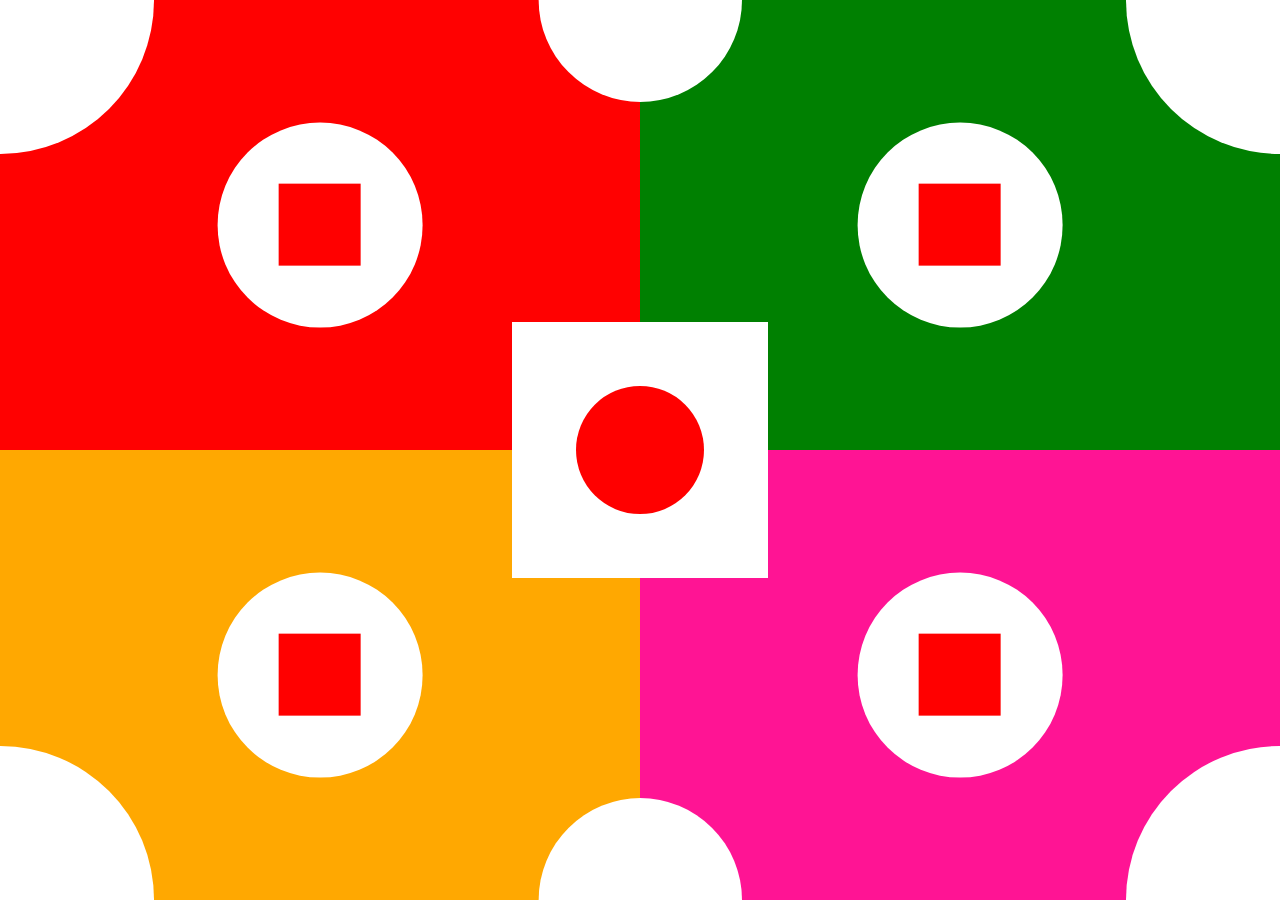
<file: pages/case-01.html>
<!DOCTYPE html>
<html lang="en">
  <head>
    <meta charset="UTF-8" />
    <meta name="viewport" content="width=device-width, initial-scale=1.0" />
    <title>Case-01</title>
    <link rel="stylesheet" href="/css/case-01.css">
  
  </head>
  <body>
    <div class="container" id="container-01">
      <div class="container" id="mid-circle">
        <div class="container" id="mid-box"></div>
      </div>
    </div>

    <div class="container" id="container-02">
      <div class="container" id="mid-circle">
        <div class="container" id="mid-box"></div>
      </div>
    </div>

    <div class="container" id="container-03">
      <div class="container" id="mid-circle">
        <div class="container" id="mid-box"></div>
      </div>
    </div>

    <div class="container" id="container-04">
      <div class="container" id="mid-circle">
        <div class="container" id="mid-box"></div>
      </div>
    </div>

    <div class="container" id="middle-box">
      <div class="container" id="middle-circle"></div>
    </div>

      <div class="circle" id="top-left"></div>
      <div class="circle" id="top-right"></div>
      <div class="circle" id="bottom-left"></div>
      <div class="circle" id="bottom-right"></div>
      <div class="circle" id="top-left-mid"></div>
      <div class="circle" id="top-right-mid"></div>

      <div class="circle" id="bottom-left-mid"></div>
      <div class="circle" id="bottom-right-mid"></div> 
  </body>
</html>
</file>
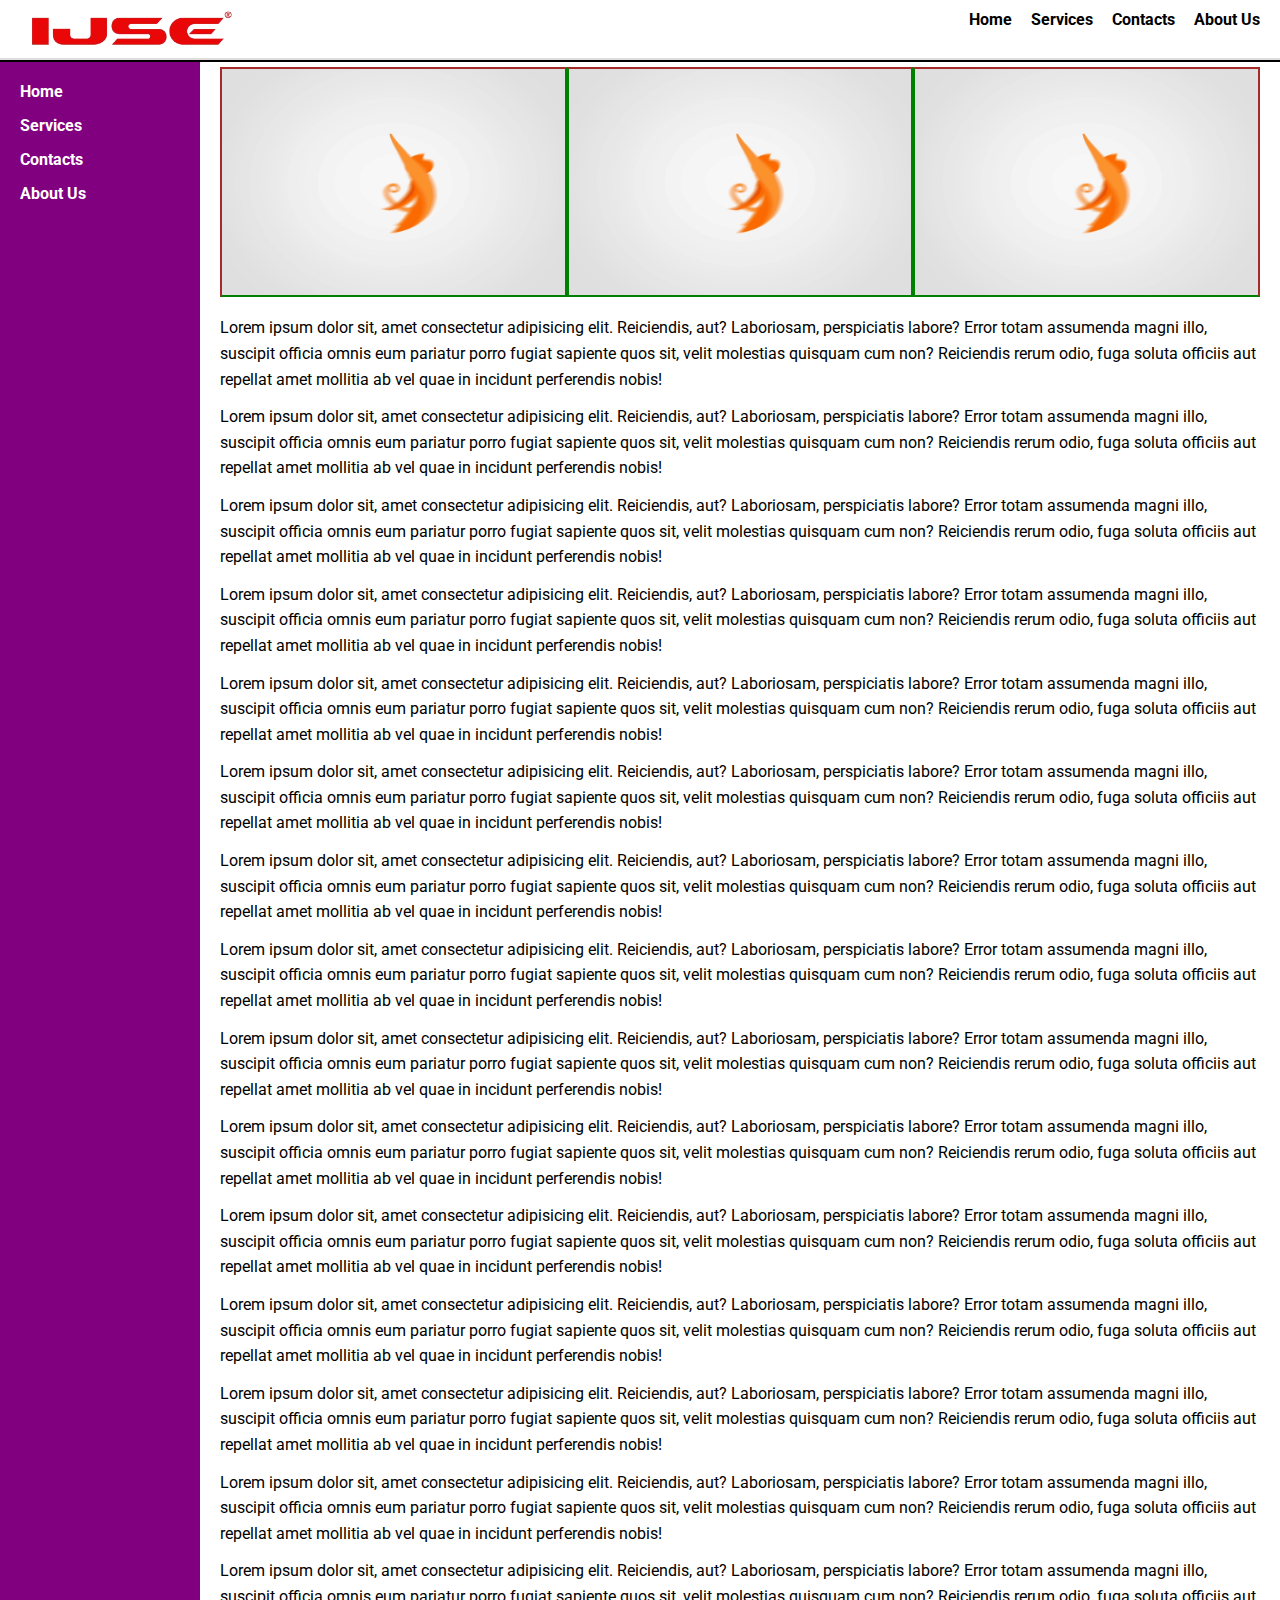
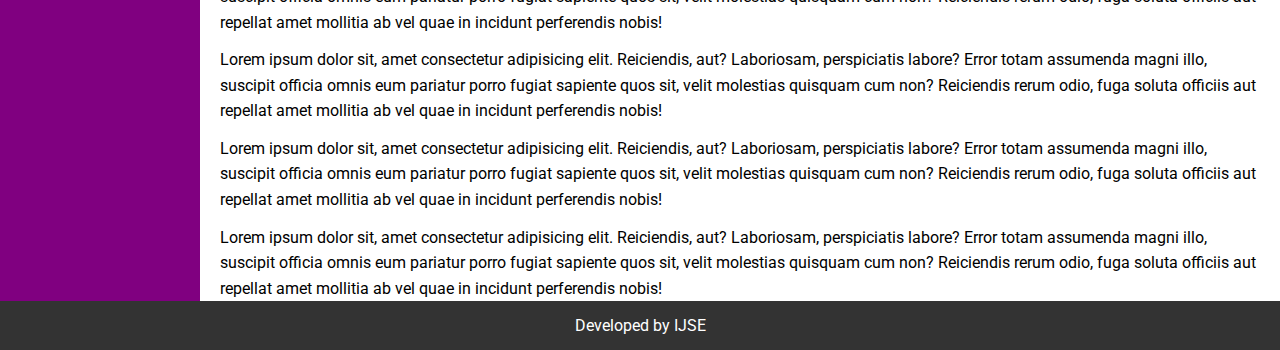
<file: pages/case-02.html>
<!DOCTYPE html>
<html lang="en">
<head>
    <meta charset="UTF-8">
    <meta name="viewport" content="width=device-width, initial-scale=1.0">
    <title>Case-02</title>
    <link rel="stylesheet" href="/css/case-02.css">
    
    <link href="https://fonts.googleapis.com/css2?family=Roboto:wght@300;400;700&display=swap" rel="stylesheet">
</head>
<body>

    <header>
        <div class="logo"> <img src="/assets/images/IJSE-logo.png" alt="Logo"> </div>
        <nav class="top-nav">
            <ul>
                <li><a href="#">Home</a></li>
                <li><a href="#">Services</a></li>
                <li><a href="#">Contacts</a></li>
                <li><a href="#">About Us</a></li>
            </ul>
        </nav>
    </header>

    <div class="container">
        <aside class="sidebar">
            <ul>
                <li><a href="#">Home</a></li>
                <li><a href="#">Services</a></li>
                <li><a href="#">Contacts</a></li>
                <li><a href="#">About Us</a></li>
            </ul>
        </aside>

        <main class="content">
            <div class="image-container">
                <div class="box"><img src="/assets/images/Monkey Swinging .gif" alt="Monkey-Swinging-Img"></div>
                <div class="box"><img src="/assets/images/Monkey Swinging .gif" alt="Monkey-Swinging-Img"></div>
                <div class="box"><img src="/assets/images/Monkey Swinging .gif" alt="Monkey-Swinging-Img"></div>
            </div>

            <div class="text-content">
                <p>Lorem ipsum dolor sit, amet consectetur adipisicing elit. Reiciendis, aut? Laboriosam, perspiciatis labore? Error totam assumenda magni illo, suscipit officia omnis eum pariatur porro fugiat sapiente quos sit, velit molestias quisquam cum non? Reiciendis rerum odio, fuga soluta officiis aut repellat amet mollitia ab vel quae in incidunt perferendis nobis!</p>
                <p>Lorem ipsum dolor sit, amet consectetur adipisicing elit. Reiciendis, aut? Laboriosam, perspiciatis labore? Error totam assumenda magni illo, suscipit officia omnis eum pariatur porro fugiat sapiente quos sit, velit molestias quisquam cum non? Reiciendis rerum odio, fuga soluta officiis aut repellat amet mollitia ab vel quae in incidunt perferendis nobis!</p>
                <p>Lorem ipsum dolor sit, amet consectetur adipisicing elit. Reiciendis, aut? Laboriosam, perspiciatis labore? Error totam assumenda magni illo, suscipit officia omnis eum pariatur porro fugiat sapiente quos sit, velit molestias quisquam cum non? Reiciendis rerum odio, fuga soluta officiis aut repellat amet mollitia ab vel quae in incidunt perferendis nobis!</p>
                <p>Lorem ipsum dolor sit, amet consectetur adipisicing elit. Reiciendis, aut? Laboriosam, perspiciatis labore? Error totam assumenda magni illo, suscipit officia omnis eum pariatur porro fugiat sapiente quos sit, velit molestias quisquam cum non? Reiciendis rerum odio, fuga soluta officiis aut repellat amet mollitia ab vel quae in incidunt perferendis nobis!</p>
                <p>Lorem ipsum dolor sit, amet consectetur adipisicing elit. Reiciendis, aut? Laboriosam, perspiciatis labore? Error totam assumenda magni illo, suscipit officia omnis eum pariatur porro fugiat sapiente quos sit, velit molestias quisquam cum non? Reiciendis rerum odio, fuga soluta officiis aut repellat amet mollitia ab vel quae in incidunt perferendis nobis!</p>
                <p>Lorem ipsum dolor sit, amet consectetur adipisicing elit. Reiciendis, aut? Laboriosam, perspiciatis labore? Error totam assumenda magni illo, suscipit officia omnis eum pariatur porro fugiat sapiente quos sit, velit molestias quisquam cum non? Reiciendis rerum odio, fuga soluta officiis aut repellat amet mollitia ab vel quae in incidunt perferendis nobis!</p>
                <p>Lorem ipsum dolor sit, amet consectetur adipisicing elit. Reiciendis, aut? Laboriosam, perspiciatis labore? Error totam assumenda magni illo, suscipit officia omnis eum pariatur porro fugiat sapiente quos sit, velit molestias quisquam cum non? Reiciendis rerum odio, fuga soluta officiis aut repellat amet mollitia ab vel quae in incidunt perferendis nobis!</p>
                <p>Lorem ipsum dolor sit, amet consectetur adipisicing elit. Reiciendis, aut? Laboriosam, perspiciatis labore? Error totam assumenda magni illo, suscipit officia omnis eum pariatur porro fugiat sapiente quos sit, velit molestias quisquam cum non? Reiciendis rerum odio, fuga soluta officiis aut repellat amet mollitia ab vel quae in incidunt perferendis nobis!</p>
                <p>Lorem ipsum dolor sit, amet consectetur adipisicing elit. Reiciendis, aut? Laboriosam, perspiciatis labore? Error totam assumenda magni illo, suscipit officia omnis eum pariatur porro fugiat sapiente quos sit, velit molestias quisquam cum non? Reiciendis rerum odio, fuga soluta officiis aut repellat amet mollitia ab vel quae in incidunt perferendis nobis!</p>
                <p>Lorem ipsum dolor sit, amet consectetur adipisicing elit. Reiciendis, aut? Laboriosam, perspiciatis labore? Error totam assumenda magni illo, suscipit officia omnis eum pariatur porro fugiat sapiente quos sit, velit molestias quisquam cum non? Reiciendis rerum odio, fuga soluta officiis aut repellat amet mollitia ab vel quae in incidunt perferendis nobis!</p>
                <p>Lorem ipsum dolor sit, amet consectetur adipisicing elit. Reiciendis, aut? Laboriosam, perspiciatis labore? Error totam assumenda magni illo, suscipit officia omnis eum pariatur porro fugiat sapiente quos sit, velit molestias quisquam cum non? Reiciendis rerum odio, fuga soluta officiis aut repellat amet mollitia ab vel quae in incidunt perferendis nobis!</p>
                <p>Lorem ipsum dolor sit, amet consectetur adipisicing elit. Reiciendis, aut? Laboriosam, perspiciatis labore? Error totam assumenda magni illo, suscipit officia omnis eum pariatur porro fugiat sapiente quos sit, velit molestias quisquam cum non? Reiciendis rerum odio, fuga soluta officiis aut repellat amet mollitia ab vel quae in incidunt perferendis nobis!</p>
                <p>Lorem ipsum dolor sit, amet consectetur adipisicing elit. Reiciendis, aut? Laboriosam, perspiciatis labore? Error totam assumenda magni illo, suscipit officia omnis eum pariatur porro fugiat sapiente quos sit, velit molestias quisquam cum non? Reiciendis rerum odio, fuga soluta officiis aut repellat amet mollitia ab vel quae in incidunt perferendis nobis!</p>
                <p>Lorem ipsum dolor sit, amet consectetur adipisicing elit. Reiciendis, aut? Laboriosam, perspiciatis labore? Error totam assumenda magni illo, suscipit officia omnis eum pariatur porro fugiat sapiente quos sit, velit molestias quisquam cum non? Reiciendis rerum odio, fuga soluta officiis aut repellat amet mollitia ab vel quae in incidunt perferendis nobis!</p>
                <p>Lorem ipsum dolor sit, amet consectetur adipisicing elit. Reiciendis, aut? Laboriosam, perspiciatis labore? Error totam assumenda magni illo, suscipit officia omnis eum pariatur porro fugiat sapiente quos sit, velit molestias quisquam cum non? Reiciendis rerum odio, fuga soluta officiis aut repellat amet mollitia ab vel quae in incidunt perferendis nobis!</p>
                <p>Lorem ipsum dolor sit, amet consectetur adipisicing elit. Reiciendis, aut? Laboriosam, perspiciatis labore? Error totam assumenda magni illo, suscipit officia omnis eum pariatur porro fugiat sapiente quos sit, velit molestias quisquam cum non? Reiciendis rerum odio, fuga soluta officiis aut repellat amet mollitia ab vel quae in incidunt perferendis nobis!</p>
                <p>Lorem ipsum dolor sit, amet consectetur adipisicing elit. Reiciendis, aut? Laboriosam, perspiciatis labore? Error totam assumenda magni illo, suscipit officia omnis eum pariatur porro fugiat sapiente quos sit, velit molestias quisquam cum non? Reiciendis rerum odio, fuga soluta officiis aut repellat amet mollitia ab vel quae in incidunt perferendis nobis!</p>
                <p>Lorem ipsum dolor sit, amet consectetur adipisicing elit. Reiciendis, aut? Laboriosam, perspiciatis labore? Error totam assumenda magni illo, suscipit officia omnis eum pariatur porro fugiat sapiente quos sit, velit molestias quisquam cum non? Reiciendis rerum odio, fuga soluta officiis aut repellat amet mollitia ab vel quae in incidunt perferendis nobis!</p>



            </div>
        </main>
    </div>

    <footer>
        <p>Developed by IJSE</p>
    </footer>

</body>
</html>
</file>
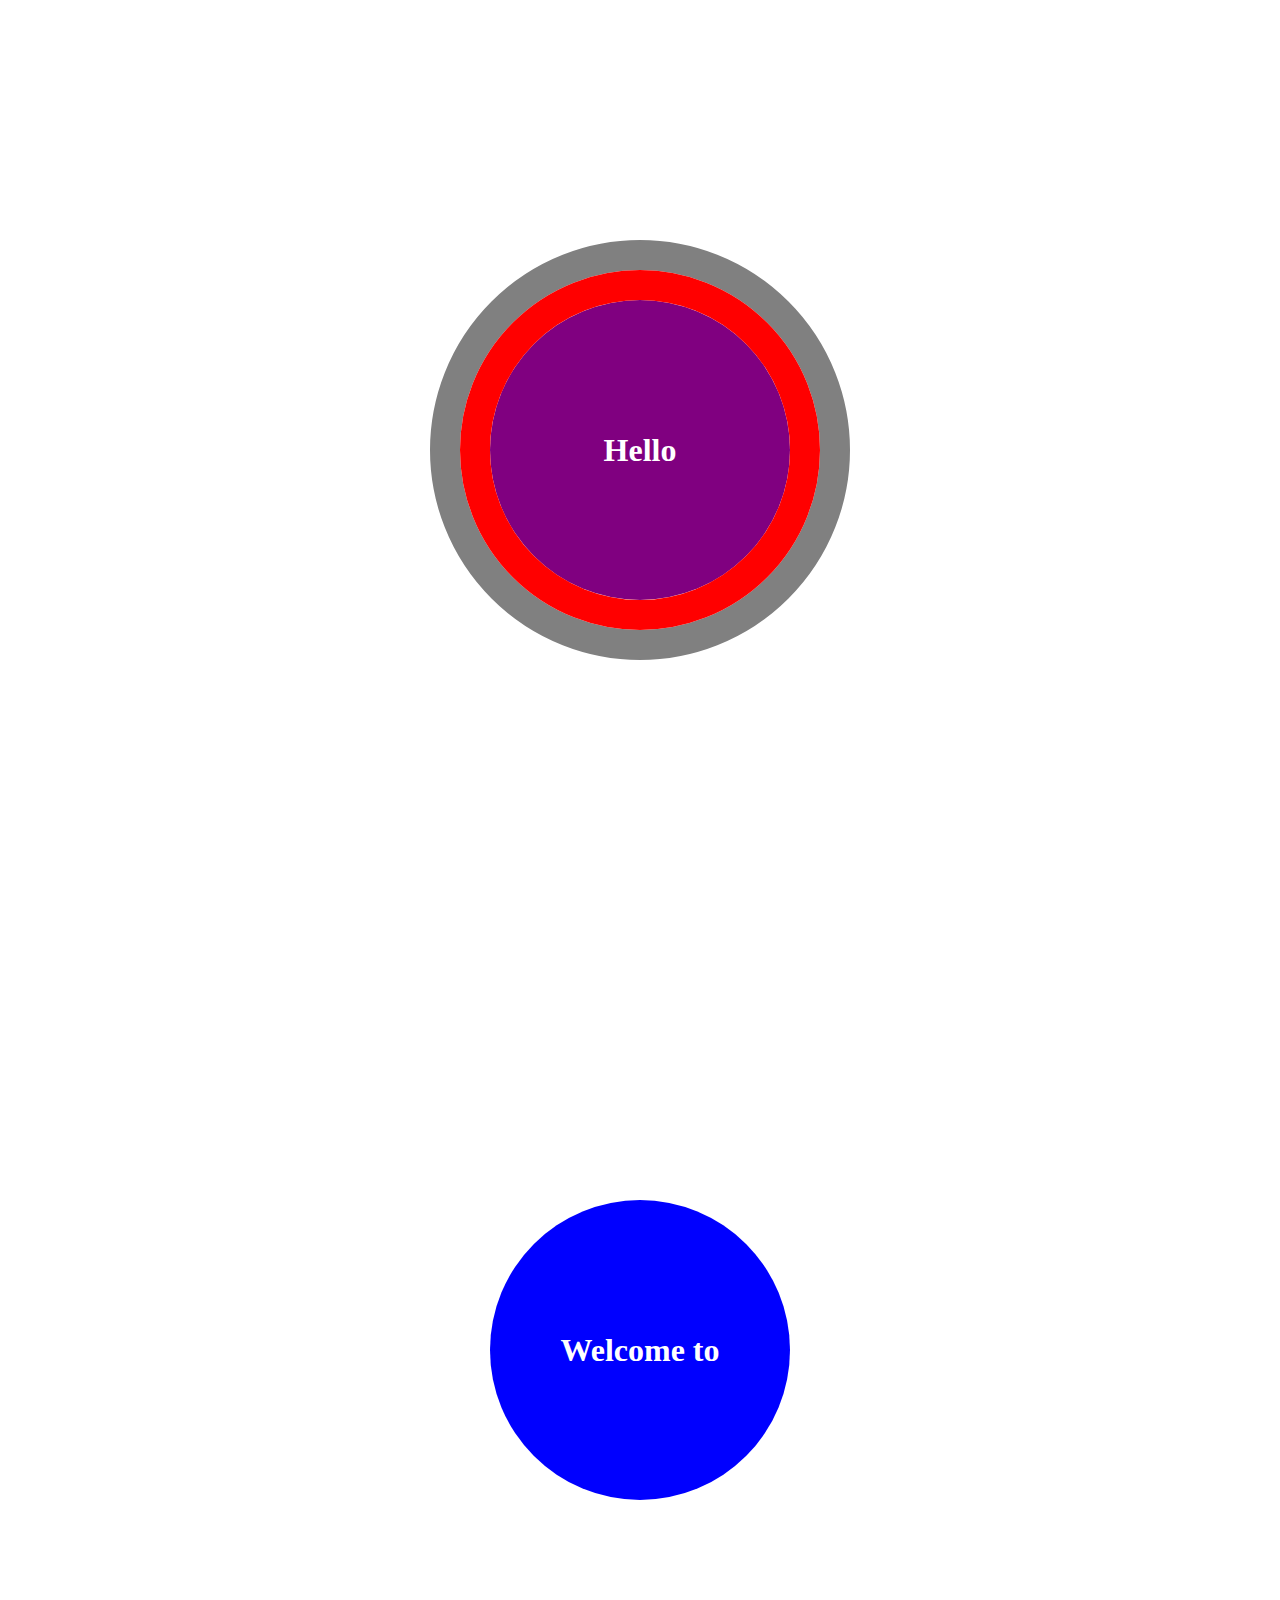
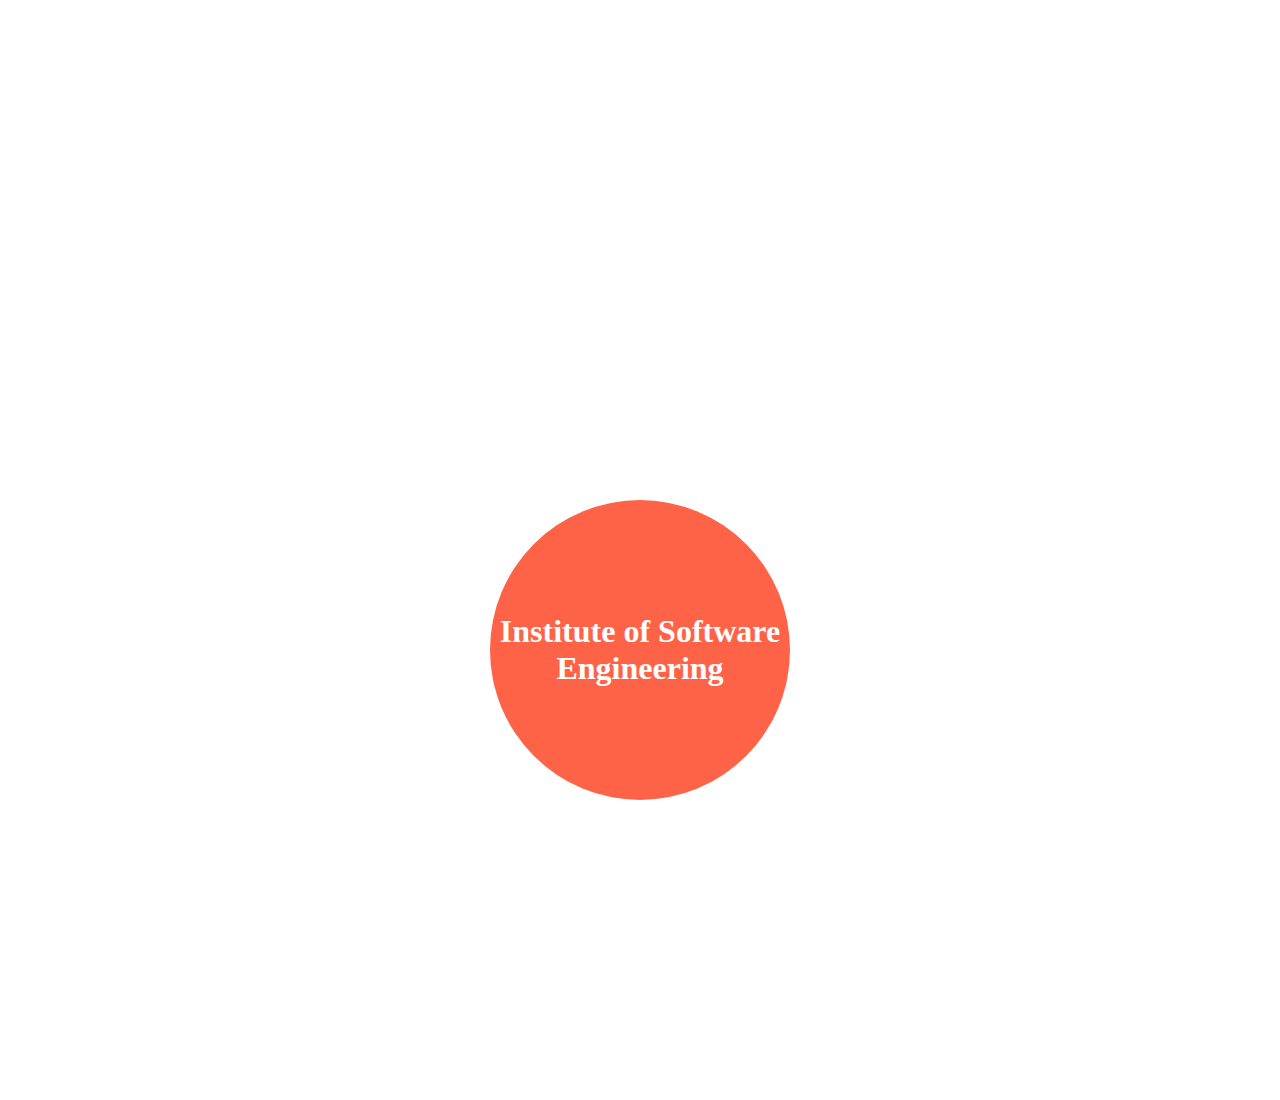
<file: pages/case-03.html>
<!DOCTYPE html>
<html lang="en">
<head>
    <meta charset="UTF-8">
    <meta name="viewport" content="width=device-width, initial-scale=1.0">
    <title>Case-03</title>
    <link rel="stylesheet" href="/css/case-03.css">
   
</head>
<body>
    <section class="container">
        <div class="circle" id="circle-1">
            <p>Hello</p>
        </div>
    </section>

    <section class="container">
        <div class="circle" id="circle-2">
            <p>Welcome to</p>
        </div>
        
    </section>

    <section class="container">
        <div class="circle" id="circle-3">
            <p>Institute of Software Engineering</p>
        </div>
        
    </section>

    <div id="mid-ring-out">
        <div id="mid-ring-in">
        </div>
    </div>
    
</body>
</html>
</file>
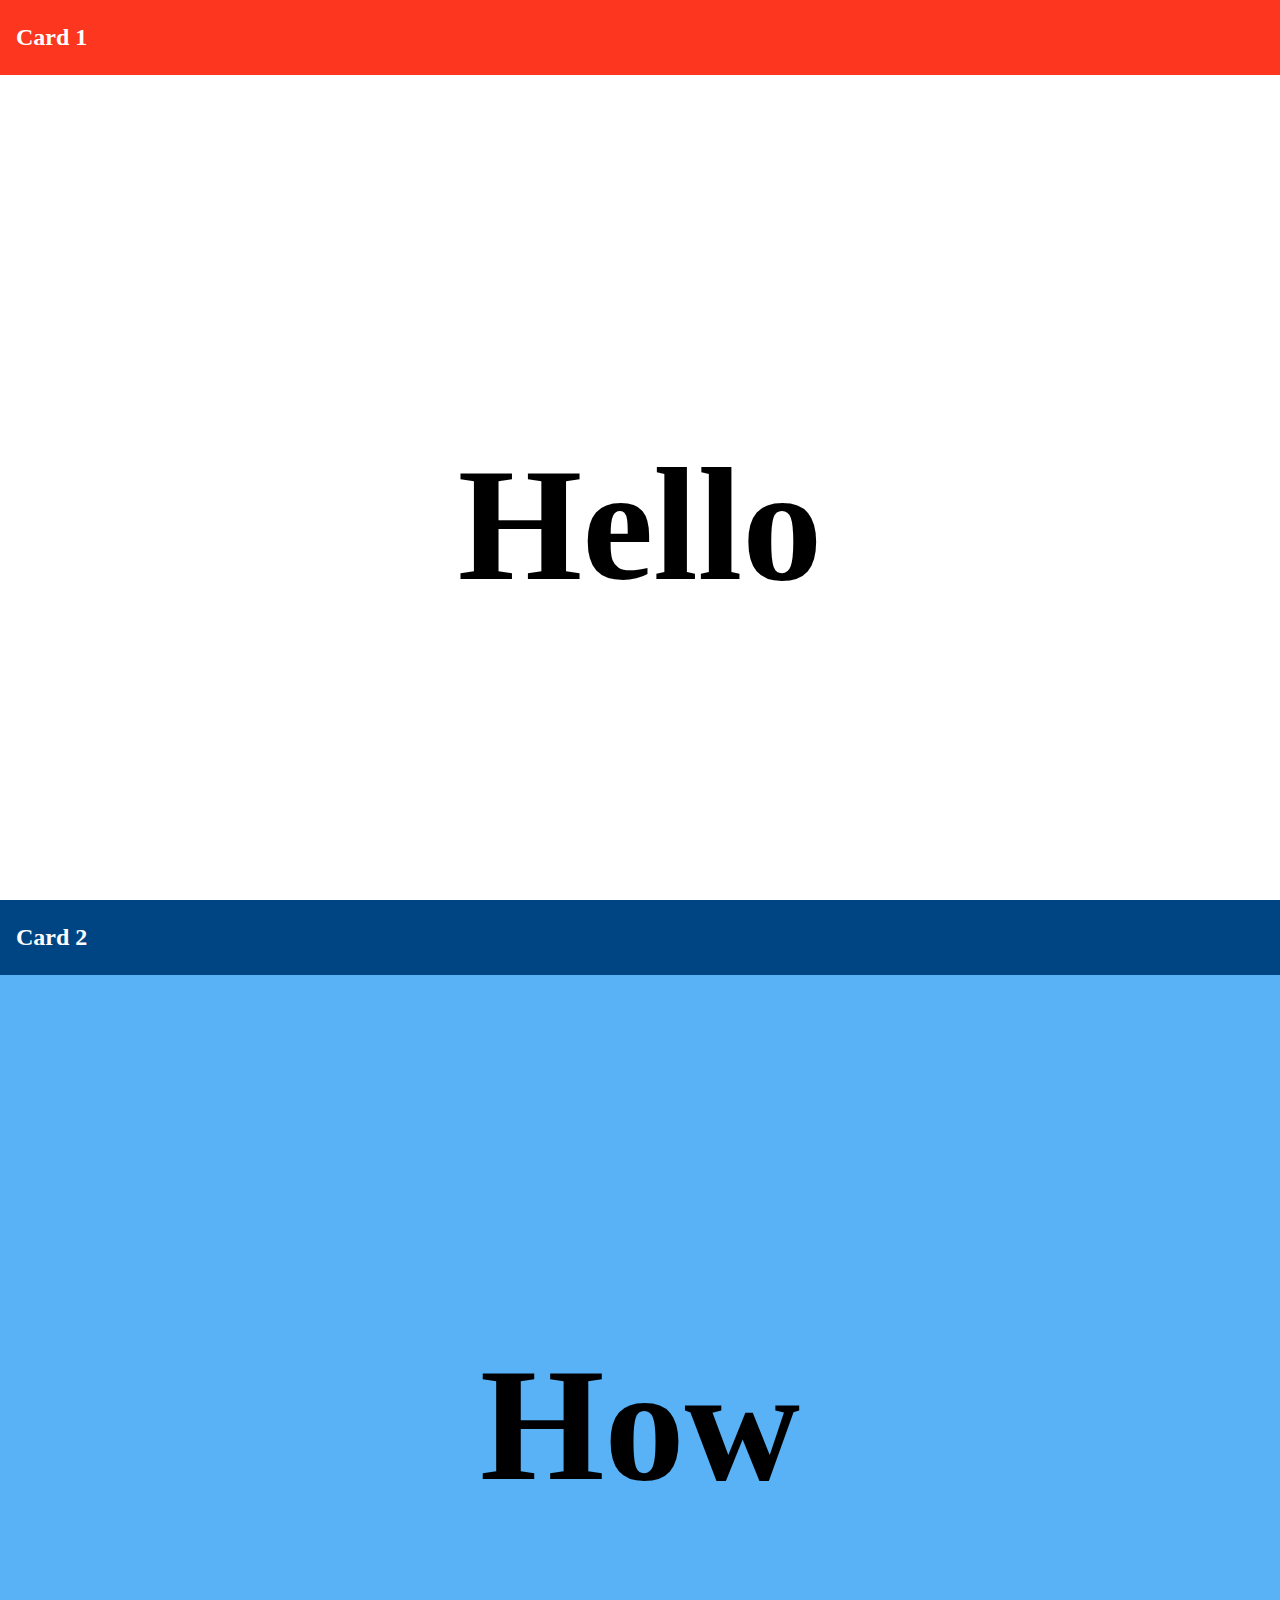
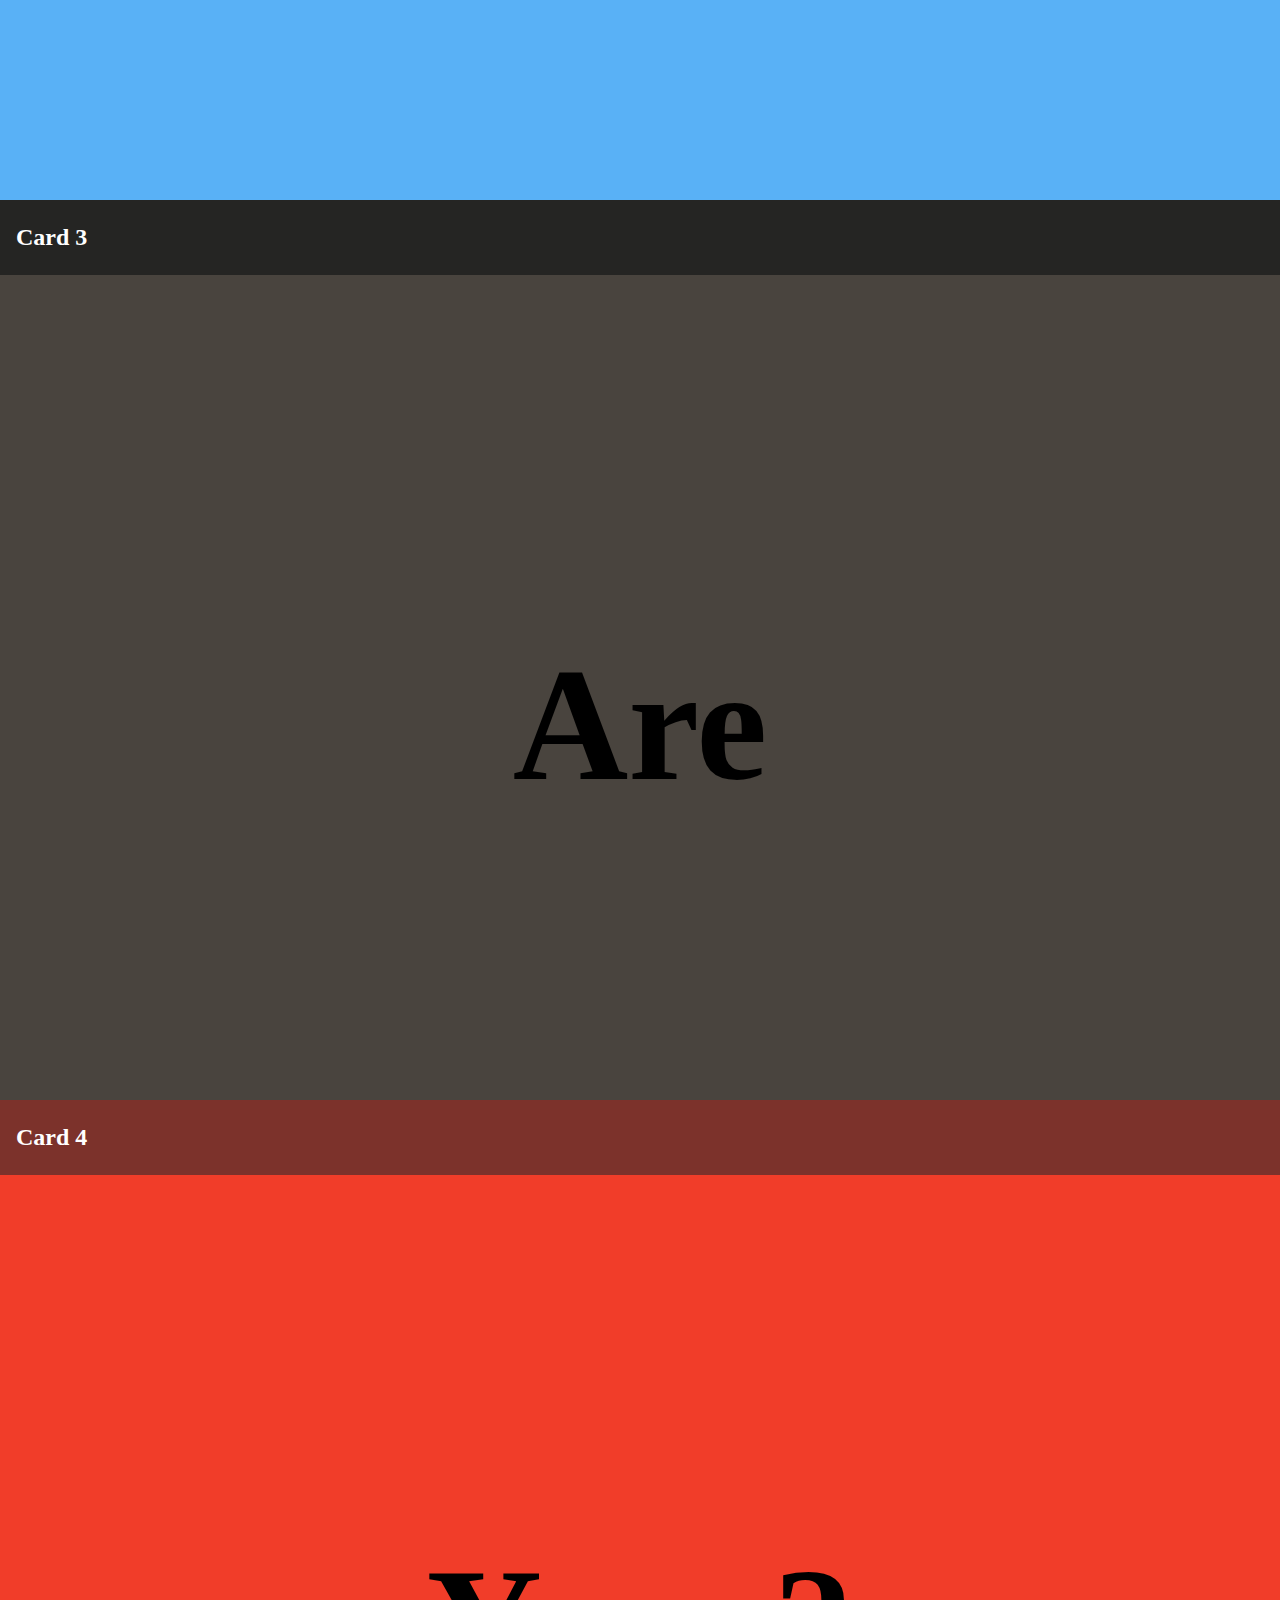
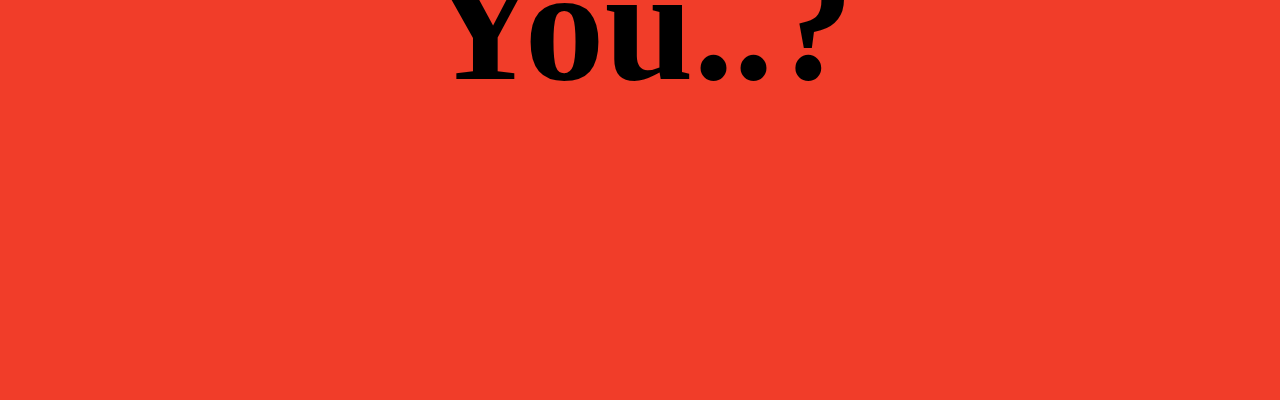
<file: pages/case-04.html>
<!DOCTYPE html>
<html lang="en">
<head>
    <meta charset="UTF-8">
    <meta name="viewport" content="width=device-width, initial-scale=1.0">
    <title>Case-04</title>
    <link rel="stylesheet" href="/css/case-04.css">

   
</head>
<body>
    <section class="card" id="card-01">
        <div class="card-header">
            <h2>Card 1</h2>
        </div>
        <div class="card-content">
            <h1>Hello</h1>
        </div>
    </section>

    <section class="card" id="card-02">
        <div class="card-header">
            <h2>Card 2</h2>
        </div>
        <div class="card-content">
            <h1>How</h1>
        </div>
    </section>

    <section class="card" id="card-03">
        <div class="card-header">
            <h2>Card 3</h2>
        </div>
        <div class="card-content">
            <h1>Are</h1>
        </div>
    </section>

    <section class="card" id="card-04">
        <div class="card-header">
            <h2>Card 4</h2>
        </div>
        <div class="card-content">
            <h1>You..?</h1>
        </div>
    </section>
   

    
</body>
</html>
</file>
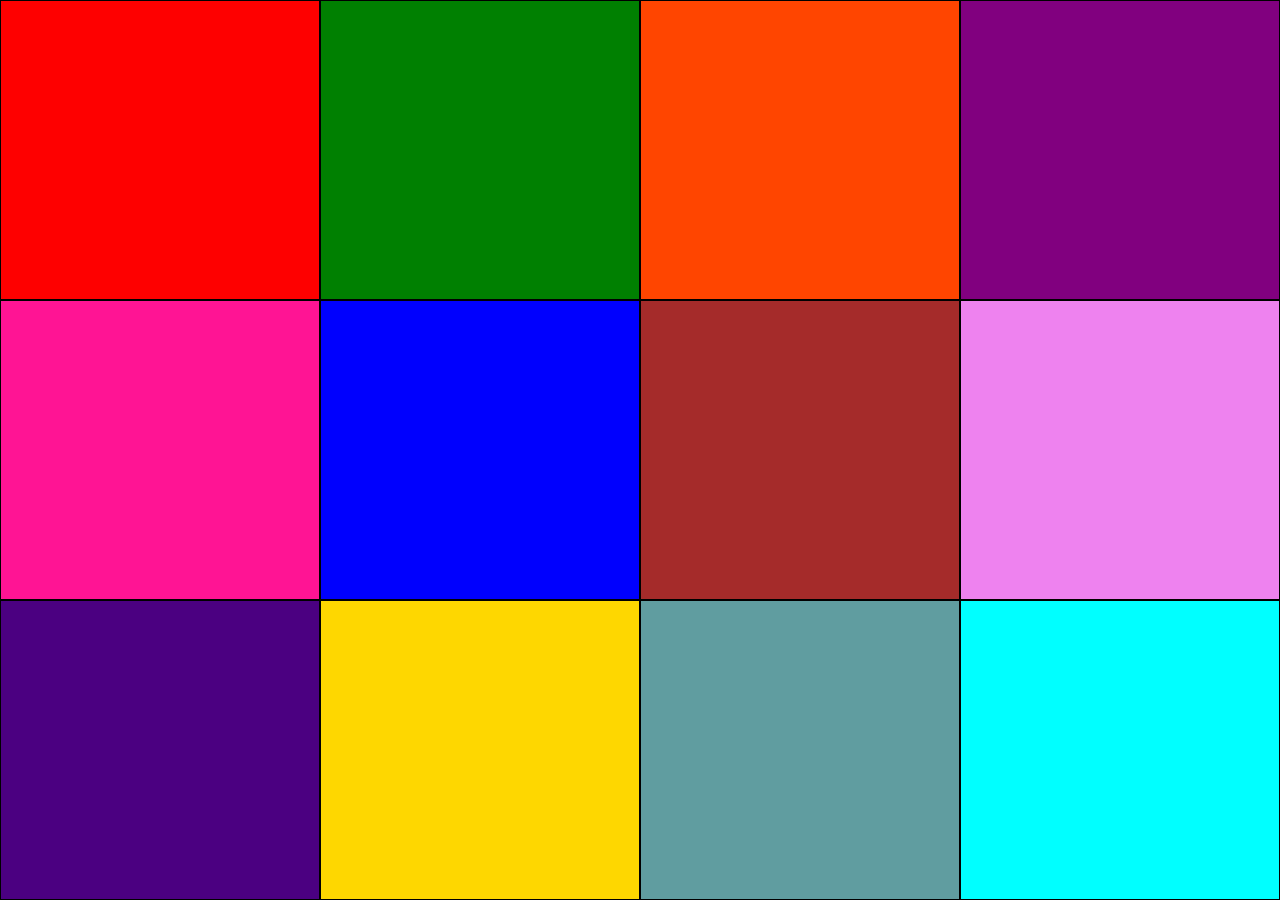
<file: pages/case-05.html>
<!DOCTYPE html>
<html lang="en">
<head>
    <meta charset="UTF-8">
    <meta name="viewport" content="width=device-width, initial-scale=1.0">
    <title>Case-05</title>
    <link rel="stylesheet" href="/css/case-05.css">
   
</head>
<body>
    <div class="container">
       <div class="box" id="box-1"></div>
       <div class="box" id="box-2"></div>
       <div class="box" id="box-3"></div>
       <div class="box" id="box-4"></div>
       <div class="box" id="box-5"></div>
       <div class="box" id="box-6"></div>
       <div class="box" id="box-7"></div>
       <div class="box" id="box-8"></div>
       <div class="box" id="box-9"></div>
       <div class="box" id="box-10"></div>
       <div class="box" id="box-11"></div>
       <div class="box" id="box-12"></div>
    </div>
    
    
</body>
</html>
</file>
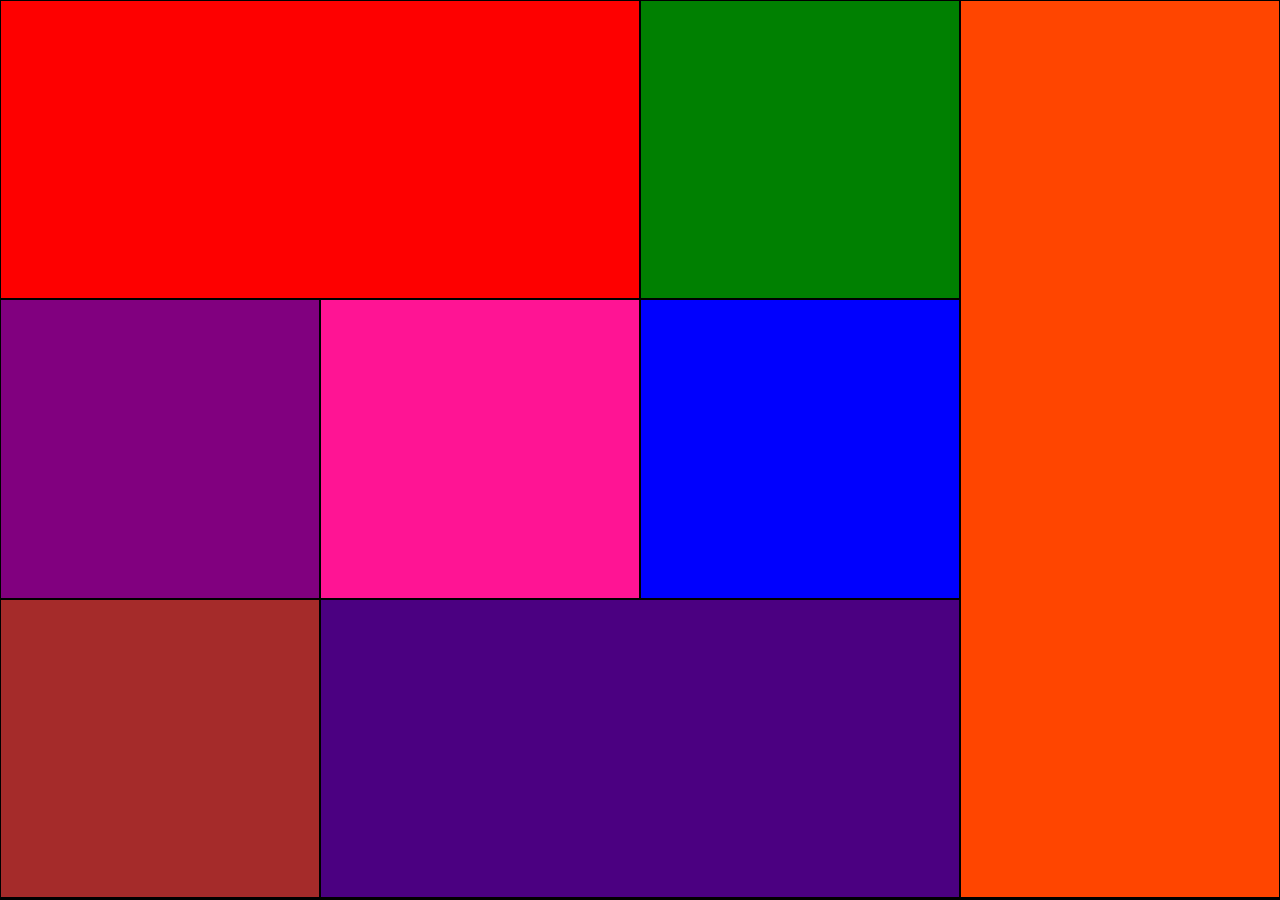
<file: pages/case-06.html>
<!DOCTYPE html>
<html lang="en">
<head>
    <meta charset="UTF-8">
    <meta name="viewport" content="width=device-width, initial-scale=1.0">
    <title>Case-06</title>
    <link rel="stylesheet" href="/css/case-06.css">

</head>
<body>
    <div class="container">
       <div class="box" id="box-1"></div>
       <div class="box" id="box-2"></div>
       <div class="box" id="box-3"></div>
       <div class="box" id="box-4"></div>
       <div class="box" id="box-5"></div>
       <div class="box" id="box-6"></div>
       <div class="box" id="box-7"></div>
       <div class="box" id="box-8"></div>
       <div class="box" id="box-9"></div>
       <div class="box" id="box-10"></div>
       <div class="box" id="box-11"></div>
       <div class="box" id="box-12"></div>
    </div>
    
    
</body>
</html>
</file>
<file: css/case-01.css>
* {
  margin: 0;
  padding: 0;
}

.container {
  position: absolute;
}

.circle {
  position: absolute;
  width: 12vw;
  height: 12vw;
}

#container-01 {
  background-color: #FF0101;
  width: 50vw;
  height: 50vh;
  top: 0;
  left: 0;
}

#container-02 {
  background-color: #008001;
  width: 50vw;
  height: 50vh;
  top: 0;
  right: 0;
}

#container-03 {
  background-color: #FFA801;
  width: 50vw;
  height: 50vh;
  bottom: 0;
  left: 0;
}

#container-04 {
  background-color: #FF1494;
  width: 50vw;
  height: 50vh;
  bottom: 0;
  right: 0;
}

#middle-box {
  background-color: #fff;
  width: 20vw;
  height: 20vw;
  top: 50%;
  left: 50%;
  transform: translate(-50%, -50%);
}

#middle-circle {
  background-color: red;
  width: 50%;
  height: 50%;
  top: 50%;
  left: 50%;
  transform: translate(-50%, -50%);
  border-radius: 50%;
  position: relative;
}

#mid-circle {
  background-color: #fff;
  width: 16vw;
  height: 16vw;
  top: 50%;
  left: 50%;
  transform: translate(-50%, -50%);
  border-radius: 50%;
  position: relative;

}

#mid-box {
  background-color: red;
  width: 40%;
  height: 40%;
  top: 50%;
  left: 50%;
  transform: translate(-50%, -50%);
}

#top-left {
  background-color: #fff;
  top: 0;
  left: 0;
  border-bottom-right-radius: 100%;
}

#top-right {
  background-color: #fff;
  top: 0;
  right: 0;
  border-bottom-left-radius: 100%;
}

#bottom-left {
  background-color: #fff;
  bottom: 0;
  left: 0;
  border-top-right-radius: 100%;
}

#bottom-right {
  background-color: #fff;
  bottom: 0;
  right: 0;
  border-top-left-radius: 100%;
}

#top-left-mid {
  background-color: #fff;
  width: 8vw;
  height: 8vw;
  top: 0;
  left: 50%;
  transform: translate(-99%, 0%);
  border-bottom-left-radius: 100%;
}

#top-right-mid {
  background-color: #fff;
  width: 8vw;
  height: 8vw;
  top: 0;
  left: 50%;
  border-bottom-right-radius: 100%;
}

#bottom-right-mid {
  background-color: #fff;
  width: 8vw;
  height: 8vw;
  bottom: 0;
  left: 50%;
  border-top-right-radius: 100%;
}

#bottom-left-mid {
  background-color: #fff;
  width: 8vw;
  height: 8vw;
  bottom: 0;
  left: 50%;
  transform: translate(-99%, 0%);
  border-top-left-radius: 100%;
}
</file>
<file: css/case-02.css>
* {
    margin: 0;
    padding: 0;
    box-sizing: border-box;
    font-family: 'Roboto', sans-serif;
}

body {
    position: relative;
}

header {
    background: white;
    width: 100%;
    height: 60px;
    position: relative;
    border-bottom: 2px solid #ddd;
    padding: 10px 20px;
}

.logo img {
    height: 40px;
    position: absolute;
    left: 20px;
    top: 10px;
}

.top-nav {
    position: absolute;
    right: 20px;
    top: 10px;
}

.top-nav ul {
    list-style: none;
}

.top-nav ul li {
    display: inline;
    margin-left: 15px;
}

.top-nav ul li a {
    text-decoration: none;
    color: black;
    font-weight: bold;
}

.container {
    position: relative;
    border-top: 2px solid #000;
}

.sidebar {
    width: 200px;
    background: purple;
    color: white;
    padding: 20px;
    position: absolute;
    left: 0;
    top: 0;
    bottom: 0;
}

.sidebar ul {
    list-style: none;
}

.sidebar ul li {
    margin-bottom: 15px;
}

.sidebar ul li a {
    color: white;
    text-decoration: none;
    font-weight: bold;
}

.content {
    position: relative;
    margin-left: 220px;
    padding-right: 10px;
    margin-right: 10px;
}

.image-container {
    width: 100%;
    position: relative;
    height: 18vw;
    margin-top: 5px;
}


.box {
    width: 33.33%;
    height: 100%;
    border: 2px solid green;
    border-top: 2px solid brown;
    position: absolute;
}

.box:nth-child(1) {
    left: 0%;
    border-left: 2px solid brown;
}

.box:nth-child(2) {
    left: 33.33%;
}

.box:nth-child(3) {
    left: 66.66%;
    border-right: 2px solid brown;
}


.box img {
    width: 100%;
    height: 100%;
}

.text-content {
    margin-top: 2vh;
    line-height: 1.6;
}

.text-content >p{
    margin-top: 12px;
}

footer {
    background: #333;
    color: white;
    text-align: center;
    padding: 15px;
    position: relative;
}
</file>
<file: css/case-03.css>
*{
    margin: 0;
}

.container{
    height: 100vh;
}

.circle{
    width: 300px;
    height: 300px;
    border-radius: 50%;
    position: relative;
    top: 50%;
    left: 50%;
    transform: translate(-50%, -50%);

}

.circle > p{
    font-size: 2rem;
    font-weight: 600;
    color: #fff;
    position: relative;
    text-align: center;
    top: 50%;
    left: 50%;
    transform: translate(-50%,-50%);          
}

#mid-ring-out{
    width: 360px;
    height: 360px;
    border-radius: 50%;
    border: 30px solid gray;
    position: fixed;
    top: 50%;
    left: 50%;
    transform: translate(-50%,-50%);

}

#mid-ring-in{
    width: 300px;
    height: 300px;
    border-radius: 50%;
    border: 30px solid red;
    position:fixed;
    top: 50%;
    left: 50%;
    transform: translate(-50%,-50%);

}

#circle-1{
    background-color: purple;
}
#circle-2{
    background-color: blue;
}
#circle-3{
    background-color: tomato;
}
</file>
<file: css/case-04.css>
* {
  margin: 0;
  padding: 0;
  box-sizing: border-box;
}

.card {
  width: 100%;
  height: 100vh;
}
.card-header {
  width: 100%;
  padding: 1.5em 0em;
  position: sticky;
  top: 0;
  left: 0;
  z-index: 1;
  padding-left: 1em;
}
.card-header > h2 {
  color: #fff;
}

.card-content {
  position: relative;
  top: 50%;
  left: 50%;
  transform: translate(-50%, -50%);
  text-align: center;
}
.card-content > h1 {
  font-size: 10em;
}

#card-01 > .card-header {
  background-color: #fc361f;
}
#card-02 > .card-header {
  background-color: #004583;
}
#card-03 > .card-header {
  background-color: #252523;
}
#card-04 > .card-header {
  background-color: #7c322b;
}

#card-01 {
  background-color: #fff;
}

#card-02 {
  background-color: #59b1f6;
}

#card-03 {
  background-color: #49443e;
}

#card-04 {
  background-color: #f13d29;
}
</file>
<file: css/case-05.css>
*{
    margin:0;
}

.container{
    display: grid;
    grid-template-columns: repeat(4,1fr);
    grid-template-rows: repeat(3,1fr);
    width: 100vw;
    height: 100vh;
}

.box{
    border: 1px solid black;
}

#box-1{
    background-color: #FE0000;
}
#box-2{
    background-color: #008001;
}
#box-3{
    background-color: #FF4500;
}
#box-4{
    background-color: #81007F;
}
#box-5{
    background-color: #FF1494;
}
#box-6{
    background-color: #0000FE;
}
#box-7{
    background-color: #A52B2A;
}
#box-8{
    background-color: #EE82EF;
}
#box-9{
    background-color: #4B0081;
}
#box-10{
    background-color: #FED700;
}
#box-11{
    background-color: #609DA0;
}
#box-12{
    background-color: #00FFFF;
}
</file>
<file: css/case-06.css>
* {
  margin: 0;
}

.container {
  display: grid;
  grid-template-columns: repeat(4, 1fr);
  grid-template-rows: repeat(3, 1fr);
  width: 100vw;
  height: 100vh;
}

.box {
  border: 1px solid black;
}

#box-1 {
  background-color: #fe0000;
  grid-column: 1/3;
}
#box-2 {
  background-color: #008001;
}
#box-3 {
  background-color: #81007f;
}
#box-4 {
  background-color: #ff4500;
  grid-row: 1/4;
  grid-column: 4;
}
#box-5 {
  background-color: #ff1494;
}
#box-6 {
  background-color: #0000fe;
}
#box-7 {
  background-color: #a52b2a;
}
#box-8 {
  background-color: #4b0081;
  grid-column: 2/4;
}
#box-9 {
  background-color: #4b0081;
}
#box-10 {
  background-color: #fed700;
}
#box-11 {
  background-color: #609da0;
}
#box-12 {
  background-color: #00ffff;
}
</file>
